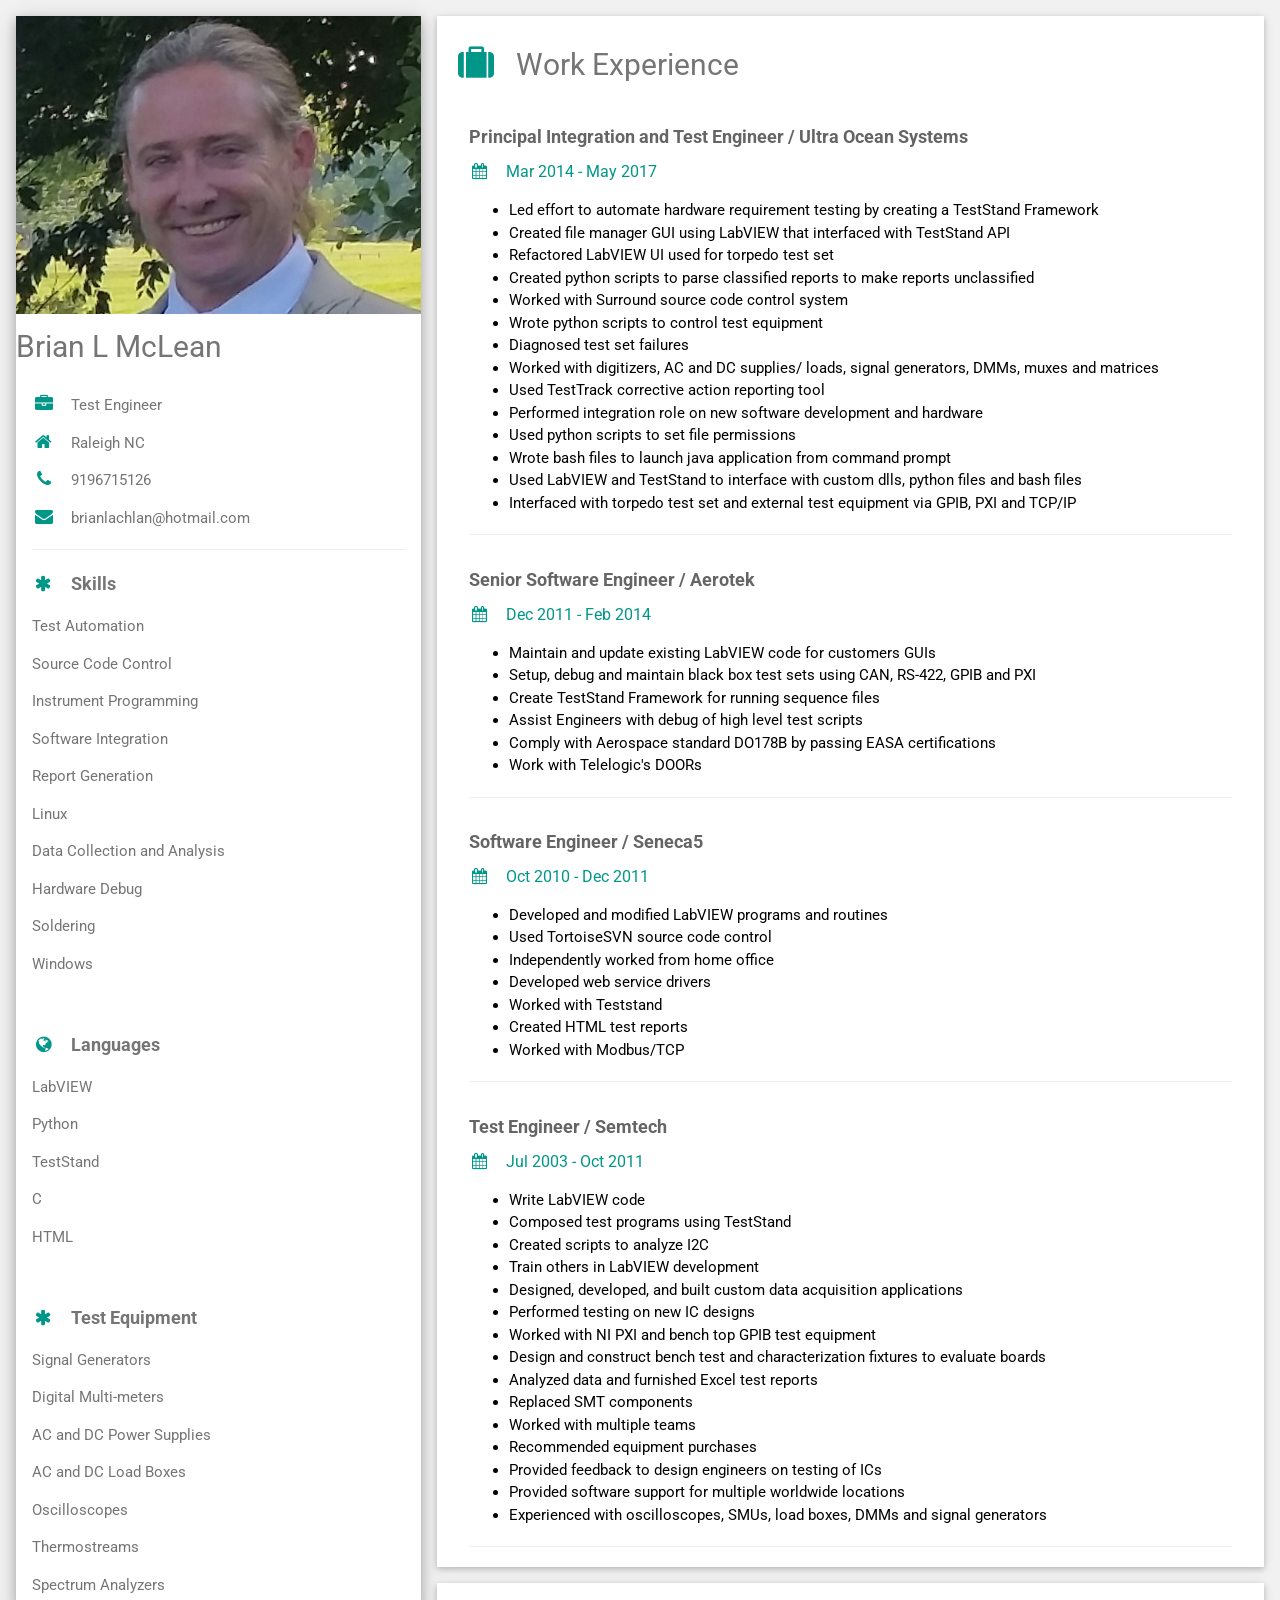
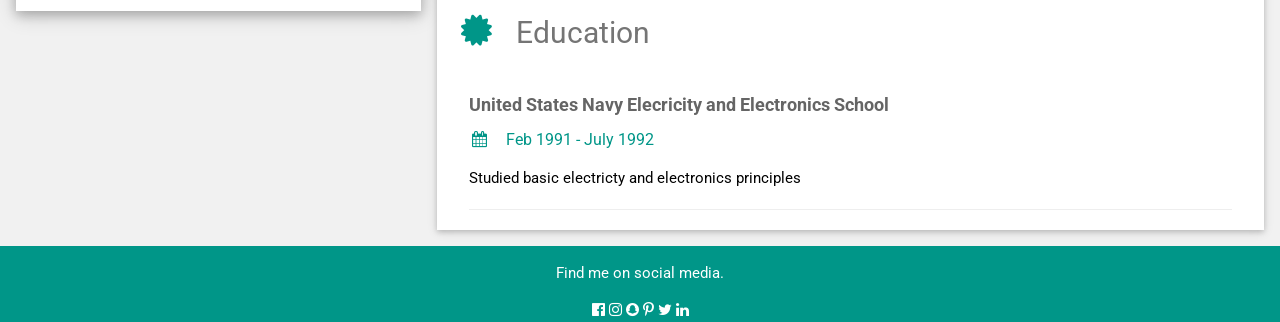
<file: index.html>
<!DOCTYPE html>
<html>
<title>Brian L McLean</title>
<meta charset="UTF-8">
<meta name="viewport" content="width=device-width, initial-scale=1">
<link rel="stylesheet" href="https://www.w3schools.com/w3css/4/w3.css">
<link rel='stylesheet' href='https://fonts.googleapis.com/css?family=Roboto'>
<link rel="stylesheet" href="https://cdnjs.cloudflare.com/ajax/libs/font-awesome/4.7.0/css/font-awesome.min.css">
<style>
html,body,h1,h2,h3,h4,h5,h6 {font-family: "Roboto", sans-serif}
</style>
<body class="w3-light-grey">

<!-- Page Container -->
<div class="w3-content w3-margin-top" style="max-width:1400px;">

  <!-- The Grid -->
  <div class="w3-row-padding">
  
    <!-- Left Column -->
    <div class="w3-third">
    
      <div class="w3-white w3-text-grey w3-card-4">
        <div class="w3-display-container">
          <img src="images/me2.jpg" style="width:100%" alt="Avatar">

		  
        </div>
		<h2>Brian L McLean</h2>
        <div class="w3-container">
          <p><i class="fa fa-briefcase fa-fw w3-margin-right w3-large w3-text-teal"></i>Test Engineer</p>
          <p><i class="fa fa-home fa-fw w3-margin-right w3-large w3-text-teal"></i>Raleigh NC</p>
		  <p><i class="fa fa-phone fa-fw w3-margin-right w3-large w3-text-teal"></i>9196715126</p>
          <p><i class="fa fa-envelope fa-fw w3-margin-right w3-large w3-text-teal"></i>brianlachlan@hotmail.com</p>
          
          <hr>

          <p class="w3-large"><b><i class="fa fa-asterisk fa-fw w3-margin-right w3-text-teal"></i>Skills</b></p>
          <p>Test Automation</p>
		  <p>Source Code Control</p>
          <p>Instrument Programming</p>
		  <p>Software Integration</p>
          <p>Report Generation</p>
		  <p>Linux</p>
          <p>Data Collection and Analysis</p>
		  <p>Hardware Debug</p>
		  <p>Soldering</p>
		  <p>Windows</p>
          
          <br>

          <p class="w3-large w3-text-theme"><b><i class="fa fa-globe fa-fw w3-margin-right w3-text-teal"></i>Languages</b></p>
          <p>LabVIEW</p>
          <p>Python</p>
          <p>TestStand</p>
		  <p>C</p>
		  <p>HTML</p>
          <br>
		  
		  <p class="w3-large"><b><i class="fa fa-asterisk fa-fw w3-margin-right w3-text-teal"></i>Test Equipment</b></p>
          <p>Signal Generators</p>
		  <p>Digital Multi-meters</p>
          <p>AC and DC Power Supplies</p>
		  <p>AC and DC Load Boxes</p>
          <p>Oscilloscopes</p>
          <p>Thermostreams</p>
		  <p>Spectrum Analyzers</p>
        </div>
      </div><br>

    <!-- End Left Column -->
    </div>

    <!-- Right Column -->
    <div class="w3-twothird">
    
      <div class="w3-container w3-card-2 w3-white w3-margin-bottom">
        <h2 class="w3-text-grey w3-padding-16"><i class="fa fa-suitcase fa-fw w3-margin-right w3-xxlarge w3-text-teal"></i>Work Experience</h2>
        <div class="w3-container">
          <h5 class="w3-opacity"><b>Principal Integration and Test Engineer / Ultra Ocean Systems</b></h5>
          <h6 class="w3-text-teal"><i class="fa fa-calendar fa-fw w3-margin-right"></i>Mar 2014 - May 2017</span></h6>
			<p>
			  <ul>
				<li>Led effort to automate hardware requirement testing by creating a TestStand Framework</li>
				<li>Created file manager GUI using LabVIEW that interfaced with TestStand API</li>
				<li>Refactored LabVIEW UI used for torpedo test set</li>
				<li>Created python scripts to parse classified reports to make reports unclassified</li>
				<li>Worked with Surround source code control system</li>
				<li>Wrote python scripts to control test equipment</li>
				<li>Diagnosed test set failures</li>
				<li>Worked with digitizers, AC and DC supplies/ loads, signal generators, DMMs, muxes and matrices</li>
				<li>Used TestTrack corrective action reporting tool</li>
				<li>Performed integration role on new software development and hardware</li>
				<li>Used python scripts to set  file permissions</li>
				<li>Wrote bash files to launch java application  from command prompt</li>
				<li>Used LabVIEW and TestStand to interface with custom dlls, python files and bash files</li>
				<li>Interfaced with torpedo test  set and external test equipment via GPIB, PXI and TCP/IP</li>
			  </ul>
			</p>
          <hr>
        </div>
        <div class="w3-container">
          <h5 class="w3-opacity"><b>Senior Software Engineer / Aerotek</b></h5>
          <h6 class="w3-text-teal"><i class="fa fa-calendar fa-fw w3-margin-right"></i>Dec 2011 - Feb 2014</h6>
          <p>	
			<ul>
				<li>Maintain and update existing LabVIEW code for customers GUIs</li>
				<li>Setup, debug and maintain black box test sets using CAN, RS-422, GPIB and PXI</li>
				<li>Create TestStand Framework for running sequence files</li>
				<li>Assist Engineers with debug of high level test scripts</li>
	            <li>Comply with Aerospace standard DO178B by passing EASA certifications</li>
				<li>Work with Telelogic's DOORs</li>
			</ul>
		   </p>
          <hr>
        </div>
        <div class="w3-container">
          <h5 class="w3-opacity"><b>Software Engineer / Seneca5</b></h5>
          <h6 class="w3-text-teal"><i class="fa fa-calendar fa-fw w3-margin-right"></i>Oct 2010 - Dec 2011</h6>
          <p>	
			<ul>
				<li>Developed and modified LabVIEW programs and routines</li>
				<li>	Used TortoiseSVN source code control</li>
				<li>	Independently worked from home office</li>
				<li>	Developed web service drivers</li>
				<li>	Worked with Teststand</li>
				<li>	Created HTML test reports</li>
				<li>	Worked with Modbus/TCP</li>
				
			</ul>
		   </p>
          <hr>
        </div>
		<div class="w3-container">
          <h5 class="w3-opacity"><b>Test Engineer / Semtech</b></h5>
          <h6 class="w3-text-teal"><i class="fa fa-calendar fa-fw w3-margin-right"></i>Jul 2003 - Oct 2011</h6>
          <p>	
			<ul>
				<li>Write LabVIEW code</li>
				<li>Composed test programs using TestStand</li>
				<li>Created scripts to analyze I2C</li>
				<li>Train others in LabVIEW development</li>
				<li>Designed, developed, and built custom data acquisition applications</li>
				<li>Performed testing on new IC designs</li>
				<li>Worked with NI PXI and bench top GPIB test equipment</li>
				<li>Design and construct bench test and characterization fixtures to evaluate boards</li>
				<li>Analyzed data and furnished Excel test reports</li>
				<li>Replaced SMT components</li>
				<li>Worked with multiple teams </li>
				<li>Recommended equipment purchases</li>
				<li>Provided feedback to design engineers on testing of ICs</li>
				<li>Provided software support for multiple worldwide locations</li>
				<li>Experienced with oscilloscopes, SMUs, load boxes, DMMs and signal generators</li>
			</ul>
		   </p>
          <hr>
        </div>
      </div>

      <div class="w3-container w3-card-2 w3-white">
        <h2 class="w3-text-grey w3-padding-16"><i class="fa fa-certificate fa-fw w3-margin-right w3-xxlarge w3-text-teal"></i>Education</h2>
        <div class="w3-container">
          <h5 class="w3-opacity"><b>United States Navy Elecricity and Electronics School</b></h5>
          <h6 class="w3-text-teal"><i class="fa fa-calendar fa-fw w3-margin-right"></i>Feb 1991 - July 1992</h6>
          <p>Studied basic electricty and electronics principles</p>
          <hr>
        </div>
      </div>

    <!-- End Right Column -->
    </div>
    
  <!-- End Grid -->
  </div>
  
  <!-- End Page Container -->
</div>

<footer class="w3-container w3-teal w3-center w3-margin-top">
  <p>Find me on social media.</p>
  <i class="fa fa-facebook-official w3-hover-opacity"></i>
  <i class="fa fa-instagram w3-hover-opacity"></i>
  <i class="fa fa-snapchat w3-hover-opacity"></i>
  <i class="fa fa-pinterest-p w3-hover-opacity"></i>
  <i class="fa fa-twitter w3-hover-opacity"></i>
  <i class="fa fa-linkedin w3-hover-opacity"></i>

</footer>

</body>
</html>
</file>
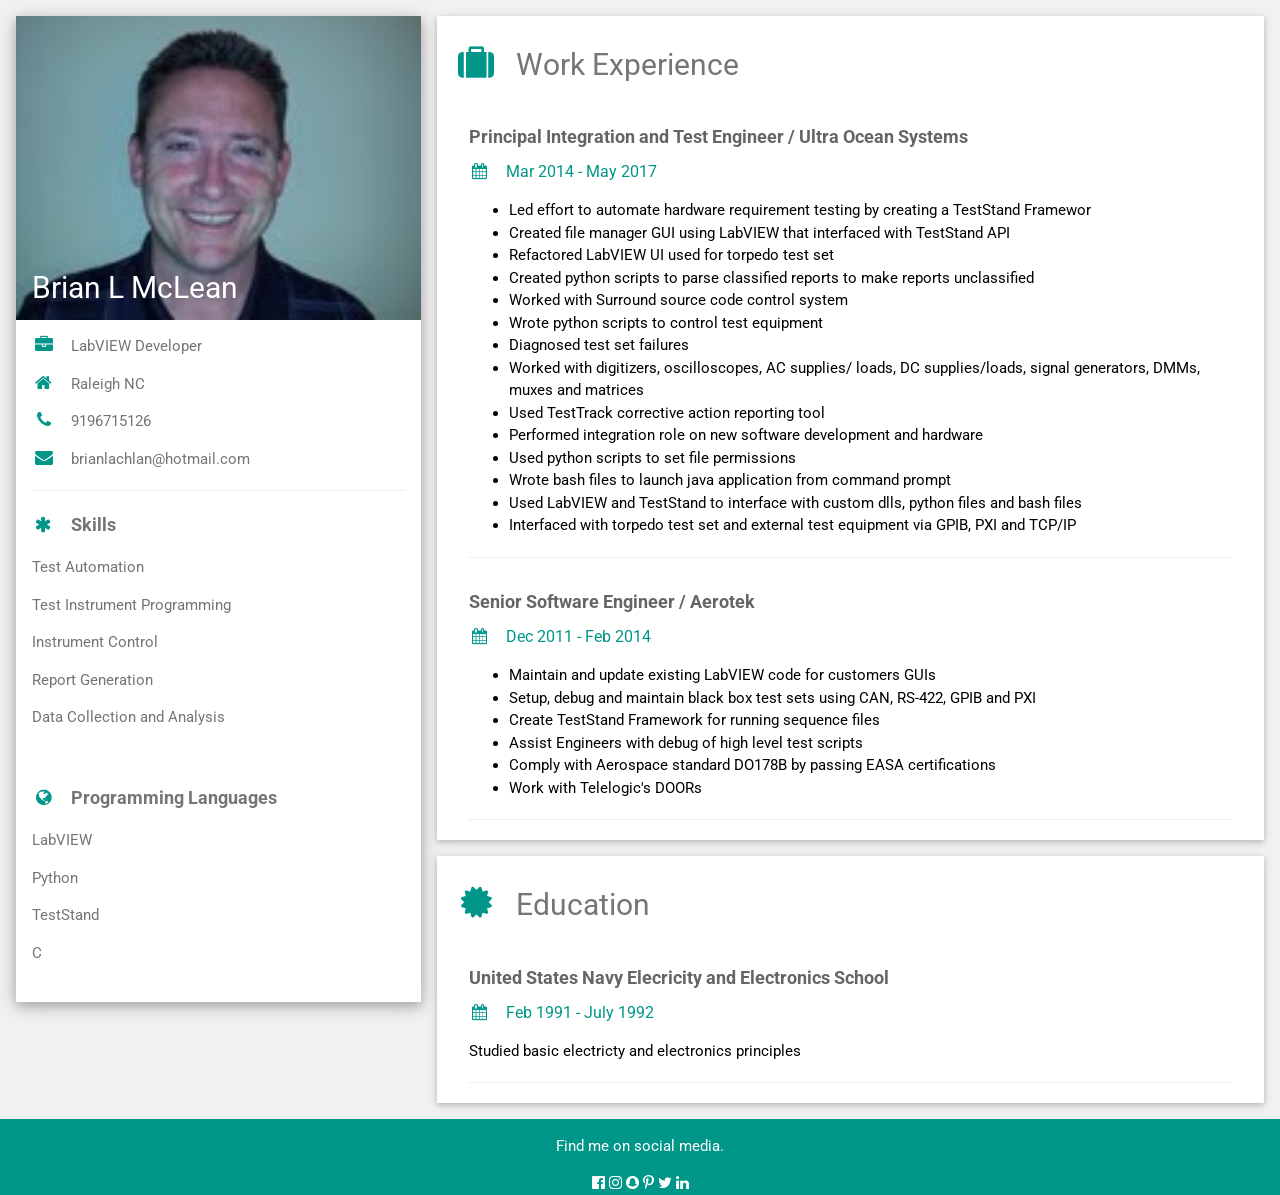
<file: CV_template.html>
<!DOCTYPE html>
<html>
<title>Brian L McLean</title>
<meta charset="UTF-8">
<meta name="viewport" content="width=device-width, initial-scale=1">
<link rel="stylesheet" href="https://www.w3schools.com/w3css/4/w3.css">
<link rel='stylesheet' href='https://fonts.googleapis.com/css?family=Roboto'>
<link rel="stylesheet" href="https://cdnjs.cloudflare.com/ajax/libs/font-awesome/4.7.0/css/font-awesome.min.css">
<style>
html,body,h1,h2,h3,h4,h5,h6 {font-family: "Roboto", sans-serif}
</style>
<body class="w3-light-grey">

<!-- Page Container -->
<div class="w3-content w3-margin-top" style="max-width:1400px;">

  <!-- The Grid -->
  <div class="w3-row-padding">
  
    <!-- Left Column -->
    <div class="w3-third">
    
      <div class="w3-white w3-text-grey w3-card-4">
        <div class="w3-display-container">
          <img src="images/me.png" style="width:100%" alt="Avatar">
          <div class="w3-display-bottomleft w3-container w3-text-white">
            <h2>Brian L McLean</h2>
          </div>
        </div>
        <div class="w3-container">
          <p><i class="fa fa-briefcase fa-fw w3-margin-right w3-large w3-text-teal"></i>LabVIEW Developer</p>
          <p><i class="fa fa-home fa-fw w3-margin-right w3-large w3-text-teal"></i>Raleigh NC</p>
		  <p><i class="fa fa-phone fa-fw w3-margin-right w3-large w3-text-teal"></i>9196715126</p>
          <p><i class="fa fa-envelope fa-fw w3-margin-right w3-large w3-text-teal"></i>brianlachlan@hotmail.com</p>
          
          <hr>

          <p class="w3-large"><b><i class="fa fa-asterisk fa-fw w3-margin-right w3-text-teal"></i>Skills</b></p>
          <p>Test Automation</p>
          <p>Test Instrument Programming</p>
		  <p>Instrument Control</p>
          <p>Report Generation</p>
          <p>Data Collection and Analysis</p>
          
          <br>

          <p class="w3-large w3-text-theme"><b><i class="fa fa-globe fa-fw w3-margin-right w3-text-teal"></i>Programming Languages</b></p>
          <p>LabVIEW</p>
          <p>Python</p>
          <p>TestStand</p>
		  <p>C</p>
          <br>
        </div>
      </div><br>

    <!-- End Left Column -->
    </div>

    <!-- Right Column -->
    <div class="w3-twothird">
    
      <div class="w3-container w3-card-2 w3-white w3-margin-bottom">
        <h2 class="w3-text-grey w3-padding-16"><i class="fa fa-suitcase fa-fw w3-margin-right w3-xxlarge w3-text-teal"></i>Work Experience</h2>
        <div class="w3-container">
          <h5 class="w3-opacity"><b>Principal Integration and Test Engineer / Ultra Ocean Systems</b></h5>
          <h6 class="w3-text-teal"><i class="fa fa-calendar fa-fw w3-margin-right"></i>Mar 2014 - May 2017</span></h6>
			<p>
			  <ul>
				<li>Led effort to automate hardware requirement testing by creating a TestStand Framewor</li>
				<li>Created file manager GUI using LabVIEW that interfaced with TestStand API</li>
				<li>Refactored LabVIEW UI used for torpedo test set</li>
				<li>Created python scripts to parse classified reports to make reports unclassified</li>
				<li>Worked with Surround source code control system</li>
				<li>Wrote python scripts to control test equipment</li>
				<li>Diagnosed test set failures</li>
				<li>Worked with digitizers, oscilloscopes,  AC supplies/ loads, DC supplies/loads, signal generators, DMMs, muxes and matrices</li>
				<li>Used TestTrack corrective action reporting tool</li>
				<li>Performed integration role on new software development and hardware</li>
				<li>Used python scripts to set  file permissions</li>
				<li>Wrote bash files to launch java application  from command prompt</li>
				<li>Used LabVIEW and TestStand to interface with custom dlls, python files and bash files</li>
				<li>Interfaced with torpedo test  set and external test equipment via GPIB, PXI and TCP/IP</li>
			  </ul>
			</p>
          <hr>
        </div>
        <div class="w3-container">
          <h5 class="w3-opacity"><b>Senior Software Engineer / Aerotek</b></h5>
          <h6 class="w3-text-teal"><i class="fa fa-calendar fa-fw w3-margin-right"></i>Dec 2011 - Feb 2014</h6>
          <p>	
			<ul>
				<li>Maintain and update existing LabVIEW code for customers GUIs</li>
				<li>Setup, debug and maintain black box test sets using CAN, RS-422, GPIB and PXI</li>
				<li>Create TestStand Framework for running sequence files</li>
				<li>Assist Engineers with debug of high level test scripts</li>
	            <li>Comply with Aerospace standard DO178B by passing EASA certifications</li>
				<li>Work with Telelogic's DOORs</li>
			</ul>
		   </p>
          <hr>
        </div>
        
      </div>

      <div class="w3-container w3-card-2 w3-white">
        <h2 class="w3-text-grey w3-padding-16"><i class="fa fa-certificate fa-fw w3-margin-right w3-xxlarge w3-text-teal"></i>Education</h2>
        <div class="w3-container">
          <h5 class="w3-opacity"><b>United States Navy Elecricity and Electronics School</b></h5>
          <h6 class="w3-text-teal"><i class="fa fa-calendar fa-fw w3-margin-right"></i>Feb 1991 - July 1992</h6>
          <p>Studied basic electricty and electronics principles</p>
          <hr>
        </div>
      </div>

    <!-- End Right Column -->
    </div>
    
  <!-- End Grid -->
  </div>
  
  <!-- End Page Container -->
</div>

<footer class="w3-container w3-teal w3-center w3-margin-top">
  <p>Find me on social media.</p>
  <i class="fa fa-facebook-official w3-hover-opacity"></i>
  <i class="fa fa-instagram w3-hover-opacity"></i>
  <i class="fa fa-snapchat w3-hover-opacity"></i>
  <i class="fa fa-pinterest-p w3-hover-opacity"></i>
  <i class="fa fa-twitter w3-hover-opacity"></i>
  <i class="fa fa-linkedin w3-hover-opacity"></i>

</footer>

</body>
</html>
</file>
